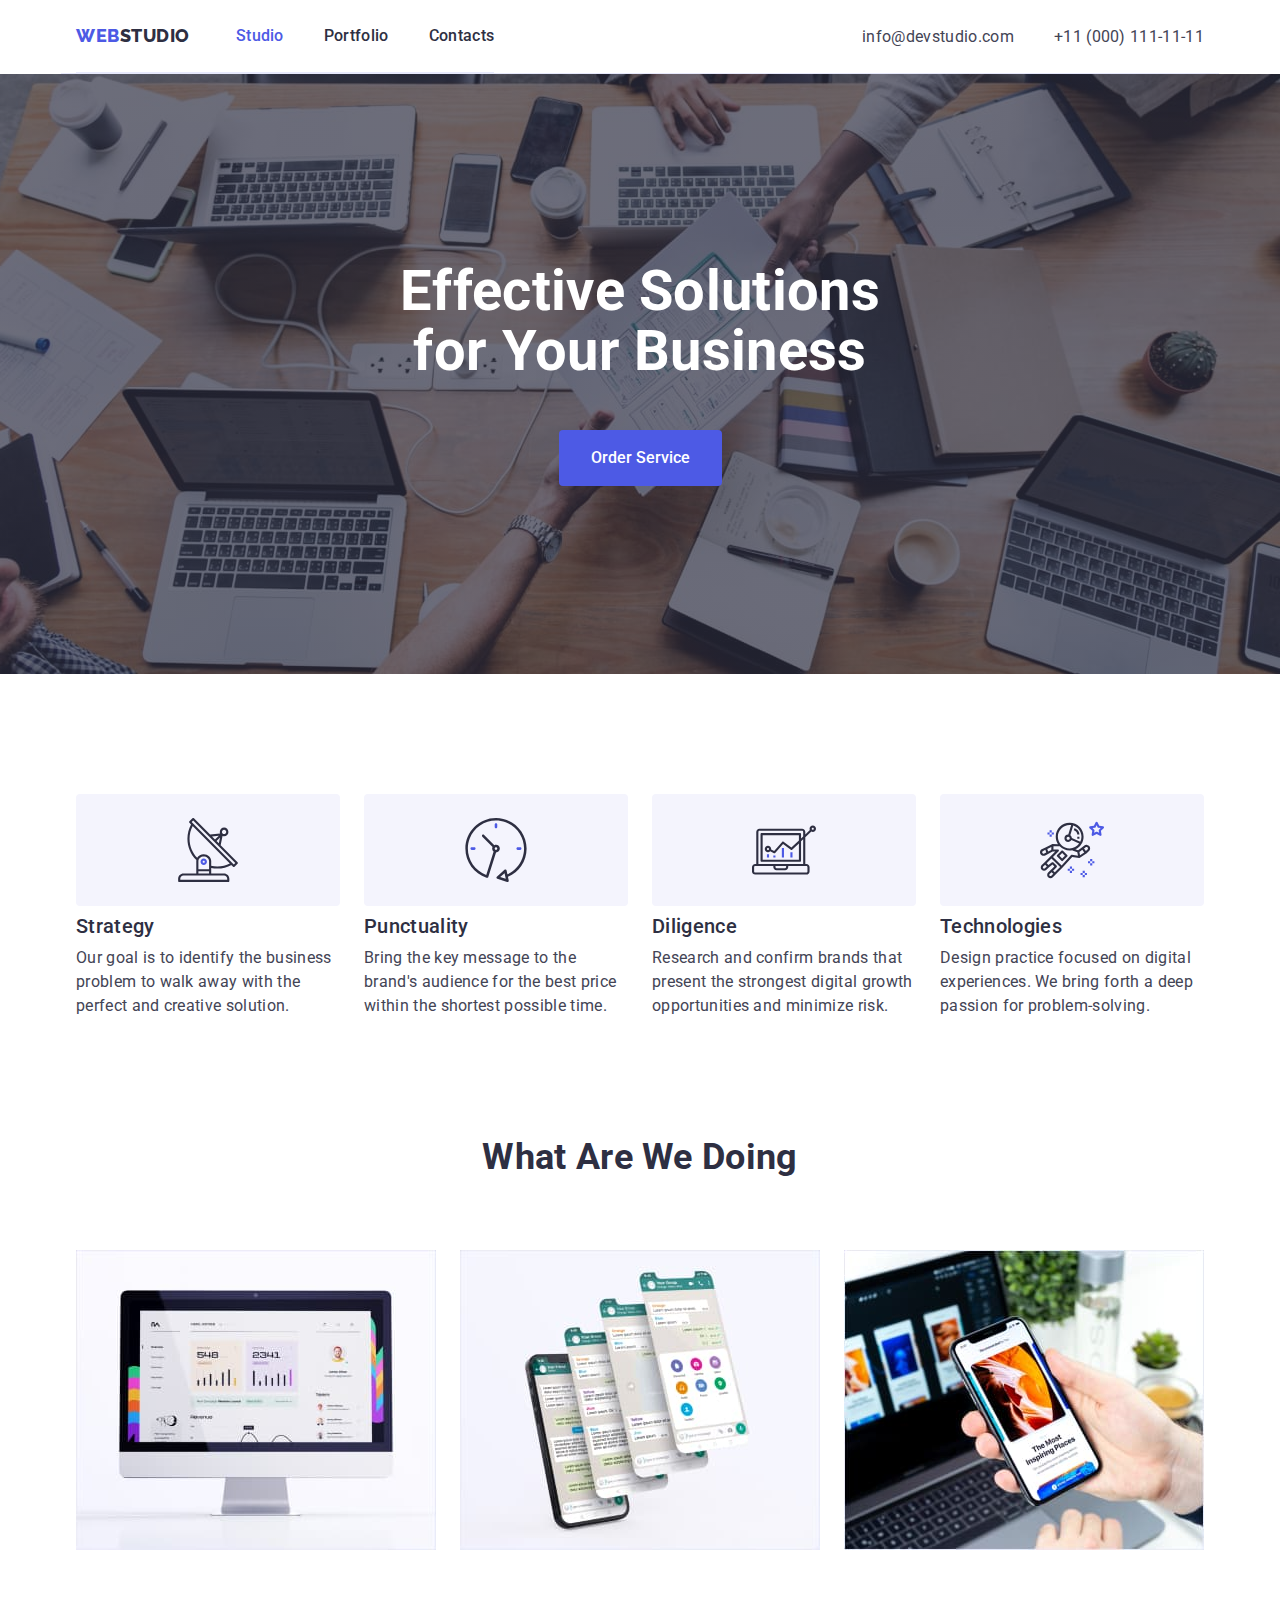
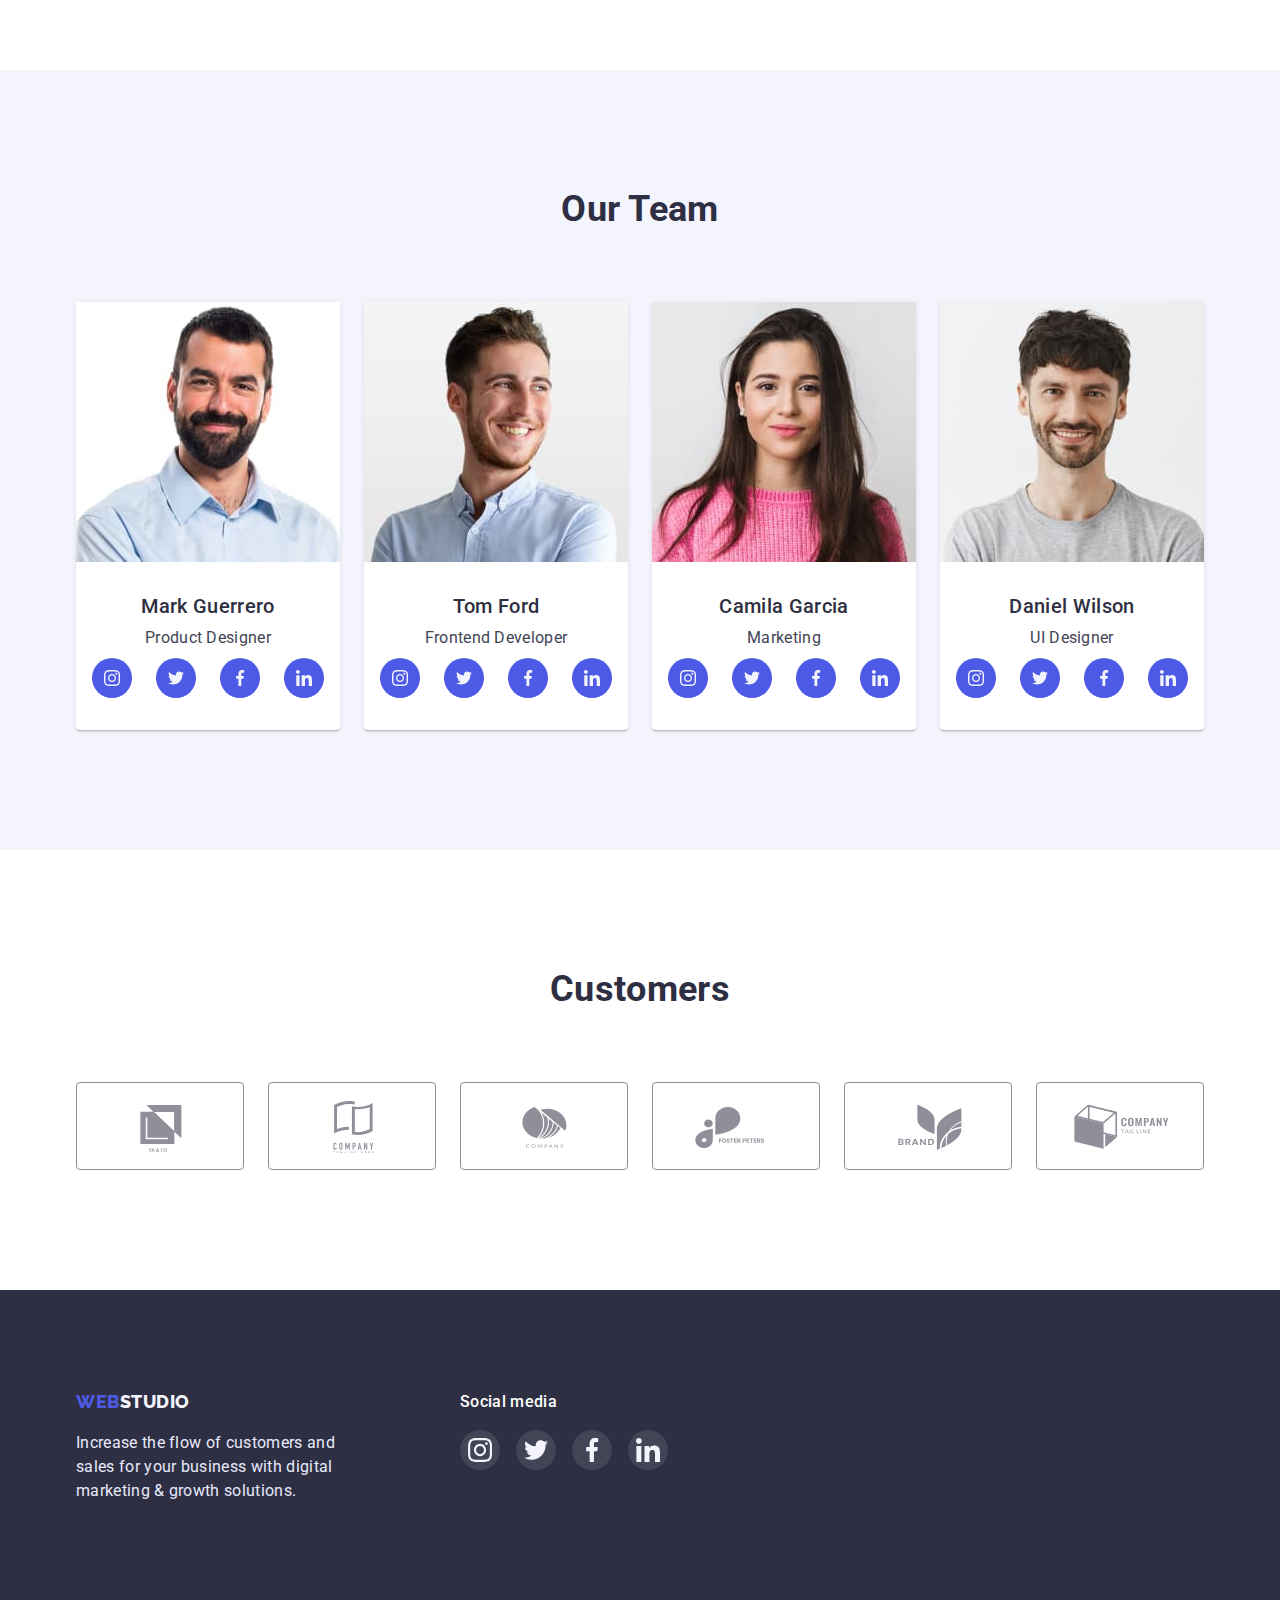
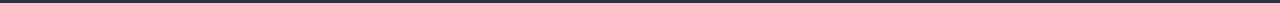
<file: index.html>
<!DOCTYPE html>
<html lang="en">
<head>
    <meta charset="UTF-8">
    <meta http-equiv="X-UA-Compatible" content="IE=edge">
    <meta name="viewport" content="width=device-width, initial-scale=1.0">
    <title>HomeWork4</title>
    <link href="https://fonts.googleapis.com/css2?family=Raleway:wght@700&family=Roboto:wght@400;500;700;900&display=swap" rel="stylesheet">
    <link rel="stylesheet" href="https://cdnjs.cloudflare.com/ajax/libs/modern-normalize/1.1.0/modern-normalize.min.css">
    <link rel="stylesheet" href="./css/styles.css">
</head>
<body>
    <header>
        <div class="container header-div">
            <nav class="header-div">
                <a href="./index.html" class="logo"><span class="logo-web">WEB</span>STUDIO</a>
                <ul class="site-nav list">
                    <li class="item"><a href="./index.html" class="link current">Studio</a></li>
                    <li class="item"><a href="./portfolio.html" class="link">Portfolio</a></li>
                    <li class="item"><a href="" class="link">Contacts</a></li>
                </ul>
            </nav>
            <ul class="info-nav list">
                <li class="item"><a href="meilto:info@devstudio.com" class="adress">info@devstudio.com</a></li>
                <li class="item"><a href="tel:+110001111111" class="adress">+11 (000) 111-11-11</a></li>
            </ul>
        </div>
    </header>
    <main>
        <div class="container"></div>
        <section class="hero">
            <h1 class="hero-title">Effective Solutions for Your Business</h1>
            <button type="button" class="hero-button">Order Service</button>
        </section>
        <section class="margin-top">
            <div class="container skills">
                <h2 class="visually-hidden">skills</h2>
                <ul class="feature list">
                    <li class="li-feature">
                        <div class="sk-d-ic">
                            <svg width="64px" height="64px"><use href="./img/symbol-defs.svg#icon-antenna"></use></svg>
                        </div>
                        <h3 class="title">Strategy</h3>
                        <p class="sk-p">Our goal is to identify the business
                        problem to walk away with the perfect and creative solution. </p>
                    </li>
                    <li class="li-feature">
                        <div class="sk-d-ic">
                            <svg width="64px" height="64px"><use href="./img/symbol-defs.svg#icon-clock"></use></svg>
                        </div>
                        <h3 class="title">Punctuality</h3>
                        <p class="sk-p">Bring the key message to the brand's audience for the best price within the shortest possible time.</p>
                    </li>
                    <li class="li-feature">
                        <div class="sk-d-ic">
                            <svg width="64px" height="64px"><use href="./img/symbol-defs.svg#icon-diagram"></use></svg>
                        </div>
                        <h3 class="title">Diligence</h3>
                        <p class="sk-p">Research and confirm brands that present the strongest digital growth opportunities and minimize risk.</p>
                    </li>
                    <li class="li-feature">
                        <div class="sk-d-ic">
                            <svg width="64px" height="64px"><use href="./img/symbol-defs.svg#icon-astronaut"></use></svg>
                        </div>
                        <h3 class="title">Technologies</h3>
                        <p class="sk-p">Design practice focused on digital experiences. We bring forth a deep passion for problem-solving.</p>
                    </li>
                </ul>
            </div>
        </section>
        <section class="margin-top select-wad">
            <div class="container">
                <h2 class="section-title capitalize">What are we doing</h2>
                <ul class="list doing">
                    <li class="li-doing"><img src="./img/one.jpg" alt="one" width="360" height="300"></li>
                    <li class="li-doing"><img src="./img/two.jpg" alt="two" width="360" height="300"></li>
                    <li class="li-doing"><img src="./img/three.jpg" alt="three" width="360" height="300"></li>
                </ul>
            </div>
        </section>
        <section class="section-team margin-top">
            <div class="container">
                <h2 class="section-title">Our Team</h2>
            <ul class="team list">
                <li class="li-team">
                    <img src="./img/markguerrero.jpg" alt="Mark Guerrero" width="264" height="260">
                    <div class="team-name">
                        <h3 class="title">Mark Guerrero</h3>
                        <p>Product Designer</p>
                    <ul class="list team-networks">
                        <li class="team-li-icon"> 
                            <a class="team-a-icon" href="">
                                <svg width="16px" height="16px"><use href="./img/symbol-defs.svg#icon-instagram"></use></svg>
                            </a>
                        </li>
                        <li class="team-li-icon">
                            <a class="team-a-icon" href="">
                                <svg width="16px" height="16px"><use href="./img/symbol-defs.svg#icon-twitter"></use></svg>
                            </a>
                        </li>
                        <li class="team-li-icon">
                            <a class="team-a-icon" href="">
                                <svg width="16px" height="16px"><use href="./img/symbol-defs.svg#icon-facebook"></use></svg>
                            </a>
                        </li>
                        <li class="team-li-icon">
                            <a class="team-a-icon" href="">
                                <svg width="16px" height="16px"><use href="./img/symbol-defs.svg#icon-linkedin"></use></svg>
                            </a>
                        </li>
                    </ul>
                    </div>
                </li>
                <li class="li-team">
                    <img src="./img/tomford.jpg" alt="Tom Ford" width="264" height="260">
                    <div class="team-name">
                        <h3 class="title">Tom Ford</h3>
                        <p>Frontend Developer</p>
                        <ul class="list team-networks">
                            <li class="team-li-icon"> 
                                <a class="team-a-icon" href="">
                                    <svg width="16px" height="16px"><use href="./img/symbol-defs.svg#icon-instagram"></use></svg>
                                </a>
                            </li>
                            <li class="team-li-icon">
                                <a class="team-a-icon" href="">
                                    <svg width="16px" height="16px"><use href="./img/symbol-defs.svg#icon-twitter"></use></svg>
                                </a>
                            </li>
                            <li class="team-li-icon">
                                <a class="team-a-icon" href="">
                                    <svg width="16px" height="16px"><use href="./img/symbol-defs.svg#icon-facebook"></use></svg>
                                </a>
                            </li>
                            <li class="team-li-icon">
                                <a class="team-a-icon" href="">
                                    <svg width="16px" height="16px"><use href="./img/symbol-defs.svg#icon-linkedin"></use></svg>
                                </a>
                            </li>
                        </ul>
                    </div>
                </li>
                <li class="li-team">
                    <img src="./img/camilagarcia.jpg" alt="Camila Garcia" width="264" height="260">
                    <div class="team-name">
                        <h3 class="title">Camila Garcia</h3>
                        <p>Marketing</p>
                        <ul class="list team-networks">
                            <li class="team-li-icon"> 
                                <a class="team-a-icon" href="">
                                    <svg width="16px" height="16px"><use href="./img/symbol-defs.svg#icon-instagram"></use></svg>
                                </a>
                            </li>
                            <li class="team-li-icon">
                                <a class="team-a-icon" href="">
                                    <svg width="16px" height="16px"><use href="./img/symbol-defs.svg#icon-twitter"></use></svg>
                                </a>
                            </li>
                            <li class="team-li-icon">
                                <a class="team-a-icon" href="">
                                    <svg width="16px" height="16px"><use href="./img/symbol-defs.svg#icon-facebook"></use></svg>
                                </a>
                            </li>
                            <li class="team-li-icon">
                                <a class="team-a-icon" href="">
                                    <svg width="16px" height="16px"><use href="./img/symbol-defs.svg#icon-linkedin"></use></svg>
                                </a>
                            </li>
                        </ul>
                    </div>
                </li>
                <li class="li-team">
                    <img src="./img/danielwilson.jpg" alt="Daniel Wilson" width="264" height="260">
                    <div class="team-name">
                        <h3 class="title">Daniel Wilson</h3>
                        <p>UI Designer</p>
                        <ul class="list team-networks">
                            <li class="team-li-icon"> 
                                <a class="team-a-icon" href="">
                                    <svg width="16px" height="16px"><use href="./img/symbol-defs.svg#icon-instagram"></use></svg>
                                </a>
                            </li>
                            <li class="team-li-icon">
                                <a class="team-a-icon" href="">
                                    <svg width="16px" height="16px"><use href="./img/symbol-defs.svg#icon-twitter"></use></svg>
                                </a>
                            </li>
                            <li class="team-li-icon">
                                <a class="team-a-icon" href="">
                                    <svg width="16px" height="16px"><use href="./img/symbol-defs.svg#icon-facebook"></use></svg>
                                </a>
                            </li>
                            <li class="team-li-icon">
                                <a class="team-a-icon" href="">
                                    <svg width="16px" height="16px"><use href="./img/symbol-defs.svg#icon-linkedin"></use></svg>
                                </a>
                            </li>
                        </ul>
                    </div>
                </li>
            </ul>
            </div>
        </section>
        <section class="margin-top customers container">
            <h2 class="section-title customers-title">Customers</h2>
            <ul class="list customers-ul">
                <li class="customers-li">
                    <a class="customers-a" href="">
                        <svg class="customers-icon" width="104px" height="56px"><use href="./img/symbol-defs.svg#icon-logoone"></use></svg>
                    </a>
                </li>
                <li class="customers-li">
                    <a class="customers-a" href="">
                        <svg class="customers-icon" width="104px" height="56px"><use href="./img/symbol-defs.svg#icon-logotwo"></use></svg>
                    </a>
                </li>
                <li class="customers-li">
                    <a class="customers-a" href="">
                        <svg class="customers-icon" width="104px" height="56px"><use href="./img/symbol-defs.svg#icon-logothree"></use></svg>
                    </a>
                </li>
                <li class="customers-li">
                    <a class="customers-a" href="">
                        <svg class="customers-icon" width="104px" height="56px"><use href="./img/symbol-defs.svg#icon-logofour"></use></svg>
                    </a>
                </li>
                <li class="customers-li">
                    <a class="customers-a" href="">
                        <svg class="customers-icon" width="104px" height="56px"><use href="./img/symbol-defs.svg#icon-logofive"></use></svg>
                    </a>
                </li>
                <li class="customers-li">
                    <a class="customers-a" href="">
                        <svg class="customers-icon" width="104px" height="56px"><use href="./img/symbol-defs.svg#icon-logosix"></use></svg>
                    </a>
                </li>
            </ul>
        </section>
    </main>
    <footer class="footer">
        <div class="container foot-div">
            <div class="d-footer">
                <a href="index.html" class="logo"><span  class="logo-web">WEB</span>STUDIO</a>
            <p class="text">Increase the flow of customers and sales for your business with digital marketing & growth solutions.</p>
            </div>
            <div class="foot-d-two">
                <p class="media-p">Social media</p>
                <ul class="list foot-ul">
                    <li class="foot-li">
                        <a class="foot-a" href="">
                            <svg width="24px" height="24px"><use href="./img/symbol-defs.svg#icon-instagram"></use></svg>
                        </a>
                    </li>
                    <li class="foot-li">
                        <a class="foot-a" href="">
                            <svg width="24px" height="24px"><use href="./img/symbol-defs.svg#icon-twitter"></use></svg>
                        </a>
                    </li>
                    <li class="foot-li">
                        <a class="foot-a" href="">
                            <svg width="24px" height="24px"><use href="./img/symbol-defs.svg#icon-facebook"></use></svg>
                        </a>
                    </li>
                    <li class="foot-li">
                        <a class="foot-a" href="">
                            <svg width="24px" height="24px"><use href="./img/symbol-defs.svg#icon-linkedin"></use></svg>
                        </a>
                    </li>
                </ul>
            </div>
        </div>
    </footer>
</body>
</html>
</file>
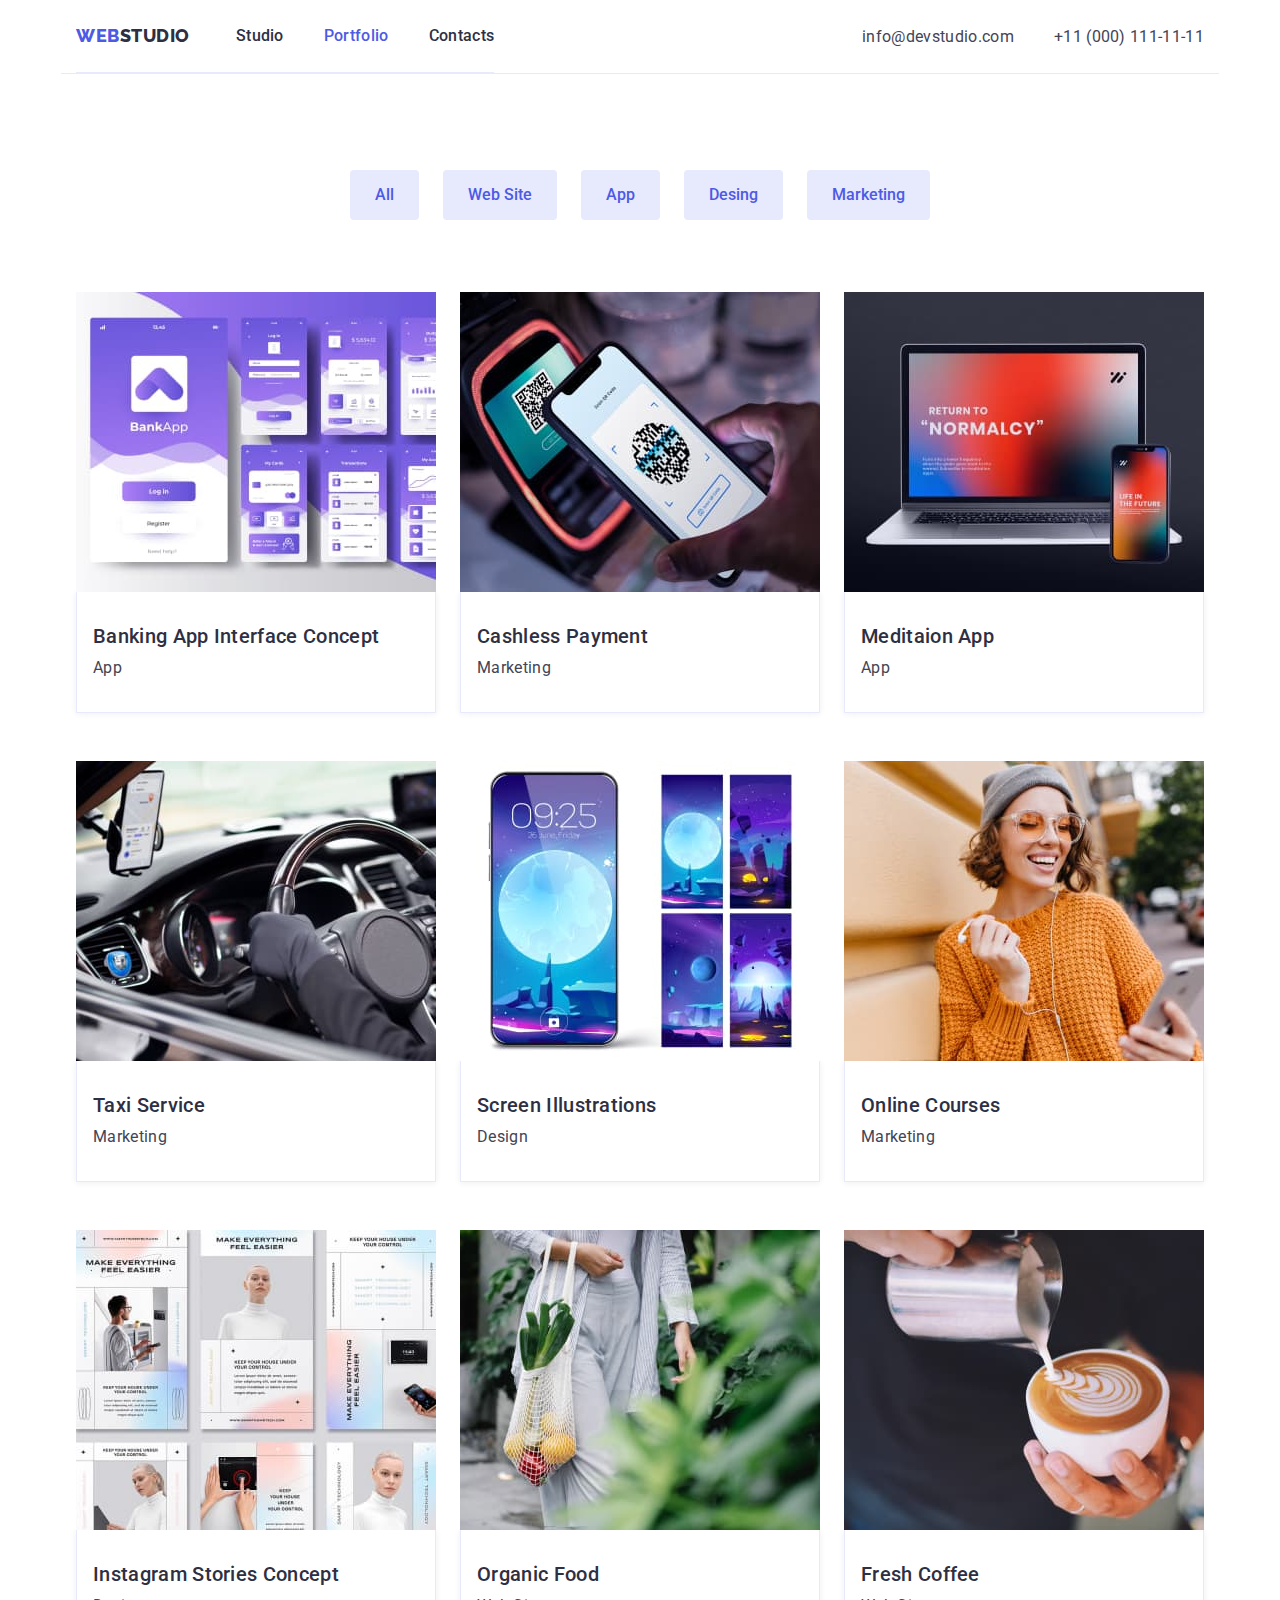
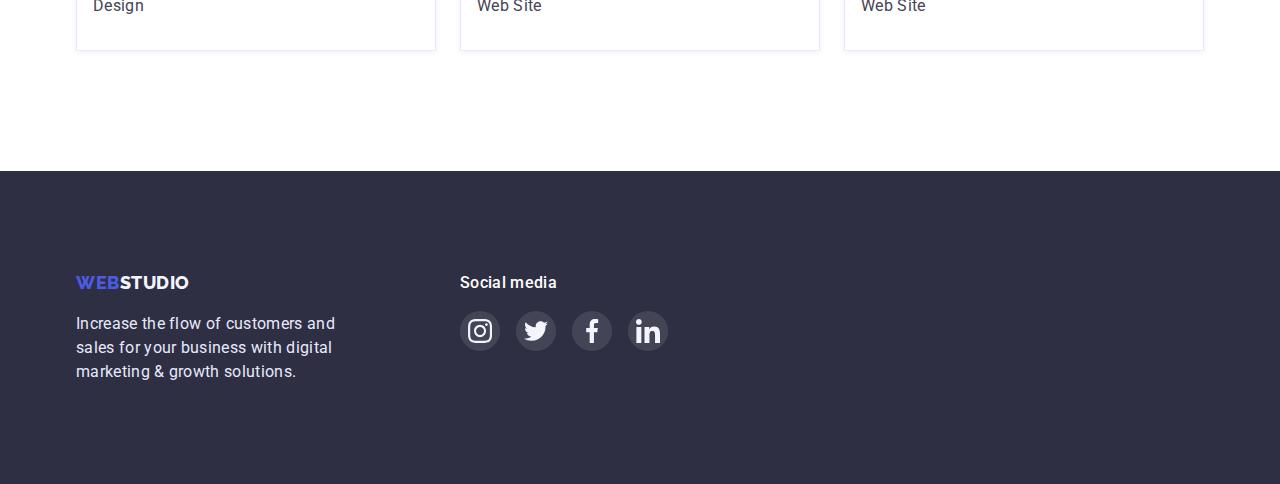
<file: portfolio.html>
<!DOCTYPE html>
<html lang="en">
<head>
    <meta charset="UTF-8">
    <meta http-equiv="X-UA-Compatible" content="IE=edge">
    <meta name="viewport" content="width=device-width, initial-scale=1.0">
    <title>Portfolio</title>
    <link href="https://fonts.googleapis.com/css2?family=Raleway:wght@700&family=Roboto:wght@400;500;700;900&display=swap" rel="stylesheet">
    <link rel="stylesheet" href="https://cdnjs.cloudflare.com/ajax/libs/modern-normalize/1.1.0/modern-normalize.min.css">
    <link rel="stylesheet" href="./css/styles.css">
</head>
<body>
    <header>
        <div class="container header-div">
            <nav class="header-div">
                <a href="./index.html" class="logo"><span class="logo-web">WEB</span>STUDIO</a>
                <ul class="site-nav list">
                    <li class="item"><a href="./index.html" class="link">Studio</a></li>
                    <li class="item"><a href="./portfolio.html" class="link current">Portfolio</a></li>
                    <li class="item"><a href="" class="link">Contacts</a></li>
                </ul>
            </nav>
            <ul class="info-nav list">
                <li class="item"><a href="meilto:info@devstudio.com" class="adress">info@devstudio.com</a></li>
                <li class="item"><a href="tel:+110001111111" class="adress">+11 (000) 111-11-11</a></li>
            </ul>
        </div>
    </header>
    <main>
        <section class="page">
            <div class="container">
                <h1 class="visually-hidden">photo</h1>
                <ul class="list port-but">
                    <li class="li-port-but"><button type="button" class="p-button">All</button></li>
                    <li class="li-port-but"><button type="button" class="p-button">Web Site</button></li>
                    <li class="li-port-but"><button type="button" class="p-button">App</button></li>
                    <li class="li-port-but"><button type="button" class="p-button">Desing</button></li>
                    <li class="li-port-but"><button type="button" class="p-button">Marketing</button></li>
                </ul>
                <ul class="list photo">
                    <li class="photo-style">
                        <a href="" class="emphasis-off">
                            <img src="./img/bankingappinterfaceconcept.jpg" alt="Banking App Interface Concept" width="360" height="300">
                            <div class="partf-div">
                                <h2 class="port-title">Banking App Interface Concept</h2>
                                <p class="port-p">App</p>
                            </div>
                        </a>
                    </li>
                    <li class="photo-style">
                        <a href="" class="emphasis-off">
                            <img src="./img/cashlesspayment.jpg" alt="Cashless Payment" width="360" height="300">
                            <div class="partf-div">
                                <h2 class="port-title">Cashless Payment</h2>
                                <p class="port-p">Marketing</p>
                            </div>
                        </a>
                    </li>
                    <li class="photo-style">
                        <a href="" class="emphasis-off">
                            <img src="./img/meditaionapp.jpg" alt="Meditaion App" width="360" height="300">
                            <div class="partf-div">
                                <h2 class="port-title">Meditaion App</h2>
                                <p class="port-p">App</p>
                            </div>
                        </a>
                    </li>
                    <li class="photo-style">
                        <a href="" class="emphasis-off">
                            <img src="./img/taxiservice.jpg" alt="Taxi Service" width="360" height="300">
                            <div class="partf-div">
                                <h2 class="port-title">Taxi Service</h2>
                                <p class="port-p">Marketing</p>
                            </div>
                        </a>
                    </li>
                    <li class="photo-style">
                        <a href="" class="emphasis-off">
                            <img src="./img/screenillustrations.jpg" alt="Screen Illustrations" width="360" height="300">
                            <div class="partf-div">
                                <h2 class="port-title">Screen Illustrations</h2>
                                <p class="port-p">Design</p>
                            </div>
                        </a>
                    </li>
                    <li class="photo-style">
                        <a href="" class="emphasis-off">
                            <img src="./img/onlinecourses.jpg" alt="Online Courses" width="360" height="300">
                            <div class="partf-div">
                                <h2 class="port-title">Online Courses</h2>
                                <p class="port-p">Marketing</p>
                            </div>
                        </a>
                    </li>
                    <li class="photo-style">
                        <a href="" class="emphasis-off">
                            <img src="./img/instagramstoriesconcept.jpg" alt="Instagram Stories Concept" width="360" height="300">
                            <div class="partf-div">
                                <h2 class="port-title">Instagram Stories Concept</h2>
                                <p class="port-p">Design</p>
                            </div>
                        </a>
                    </li>
                    <li class="photo-style">
                        <a href="" class="emphasis-off">
                            <img src="./img/organicfood.jpg" alt="Organic Food" width="360" height="300">
                            <div class="partf-div">
                                <h2 class="port-title">Organic Food</h2>
                                <p class="port-p">Web Site</p>
                            </div>
                        </a>
                    </li>
                    <li class="photo-style">
                        <a href="" class="emphasis-off">
                            <img src="./img/freshcoffee.jpg" alt="Fresh Coffee" width="360" height="300">
                            <div class="partf-div">
                                <h2 class="port-title">Fresh Coffee</h2>
                                <p class="port-p">Web Site</p>
                            </div>
                        </a>
                    </li>
                </ul>
            </div>
        </section>
    </main>
    <footer class="footer">
        <div class="container foot-div">
            <div class="d-footer">
                <a href="index.html" class="logo"><span  class="logo-web">WEB</span>STUDIO</a>
            <p class="text">Increase the flow of customers and sales for your business with digital marketing & growth solutions.</p>
            </div>
            <div class="foot-d-two">
                <p class="media-p">Social media</p>
                <ul class="list foot-ul">
                    <li class="foot-li">
                        <a class="foot-a" href="">
                            <svg width="24px" height="24px"><use href="./img/symbol-defs.svg#icon-instagram"></use></svg>
                        </a>
                    </li>
                    <li class="foot-li">
                        <a class="foot-a" href="">
                            <svg width="24px" height="24px"><use href="./img/symbol-defs.svg#icon-twitter"></use></svg>
                        </a>
                    </li>
                    <li class="foot-li">
                        <a class="foot-a" href="">
                            <svg width="24px" height="24px"><use href="./img/symbol-defs.svg#icon-facebook"></use></svg>
                        </a>
                    </li>
                    <li class="foot-li">
                        <a class="foot-a" href="">
                            <svg width="24px" height="24px"><use href="./img/symbol-defs.svg#icon-linkedin"></use></svg>
                        </a>
                    </li>
                </ul>
            </div>
        </div>
    </footer>
</body>
</html>
</file>
<file: css/styles.css>
:root {
    --title-text-color: #434455;
    --accent-color: #2E2F42;
    --white: #FFFFFF;
    --selection: #4D5AE5;
    --fdwhite: #F4F4FD;
    --fcwhite: #E7E9FC;
    --hero-button: #404BBF;
    --header-shadow: #E7E9FC;
    --customers-icon: #8e8f99;

}

body {
    background-color: var(--white);
    color: var(--title-text-color);

    font-family: "Roboto", sans-serif;
    letter-spacing: 0.02em;
    font-weight: 400;
    font-size: 16px;
    line-height: 1.5;
}

/* Приховання заголовків*/
.visually-hidden {
    position: absolute;
    white-space: nowrap;
    width: 1px;
    height: 1px;
    overflow: hidden;
    border: 0;
    padding: 0;
    clip: rect(0 0 0 0);
    clip-path: inset(50%);
    margin: -1px;
} 

/* робота зі списками */
.list {
    padding: 0;
    margin: 0;
    list-style: none;
}

img {
    display: block;
    width: 100%;
    height: auto;
}
.container {
    margin-left: auto;
    margin-right: auto;
    width: 1158px;
    padding-left: 15px;
    padding-right: 15px;
    /* outline: 2px solid tomato; */
}

/* header */
.header-div {
    display: flex;
    align-items: center;
    border-bottom: 1px solid var(--header-shadow);
}
/* logo */
.logo {
    color: var(--accent-color);

    font-family: "Raleway", sans-serif;
    letter-spacing: 0.03em;
    font-weight: 800;
    font-size: 18px;
    line-height: 1.33;
    text-decoration: none;
}
.logo-web {
    color: var(--selection);

    font-family: "Raleway", sans-serif;
}

/* site-nav */
.site-nav {
    display: flex;
    margin-left: 46px;
}
.site-nav .item + .item {
    margin-left: 40px;
}
.site-nav .link {
    display: block;
    padding-top: 24px;
    padding-bottom: 24px;

    color: var(--accent-color);

    font-weight: 500;
    font-size: 16px;
    line-height: 1.5;
    text-decoration: none;
}
.site-nav .link:hover, 
.site-nav .link:focus {
    color: var(--selection);
}
.site-nav .link.current {
    color: var(--selection);
}

/* info-nav */
.info-nav{
    display: flex;
    margin-left: auto;
}
.info-nav .item + .item {
    margin-left: 40px;
}
.info-nav .adress {
    color: var(--title-text-color);

    font-weight: 400;
    font-size: 16px;
    line-height: 1.5;
    text-decoration: none;
}
.info-nav .adress:hover,
.info-nav .adress:focus {
    color: var(--selection);
}



/* title */
.section-title {
    color: var(--accent-color);

    font-weight: 700;
    font-size: 36px;
    line-height: 1.11;
    text-align: center;
}


/* hero */
.hero {
    max-width: 1440px;
    height: 600px;
    margin-left: auto;
    margin-right: auto;
    padding-top: 188px;
    padding-bottom: 188px;
    background-color: var(--accent-color);
    background-image: linear-gradient( 
        to right,
        rgba(46, 47, 66, 0.7),
        rgba(46, 47, 66, 0.7)),
        url(../img/hero.jpg);
    background-size: cover;
    background-repeat: no-repeat;
    background-position: center;

    text-align: center;
}
.hero-title { 
    width: 494px;
    margin-top: 0;
    margin-bottom: 48px;
    margin-left: auto;
    margin-right: auto;
    

    color: var(--white);

    font-weight: 700;
    font-size: 56px;
    line-height: 1.07;
    text-align: center;
}
.hero-button {
    display: inline-block;
    border-radius: 4px;
    border: 0;
    padding: 16px 32px;

    background-color: var(--selection); 
    color: var(--white);

    font-family: inherit;
    font-weight: 500;
    font-size: 16px;
    line-height: 1.5;
    cursor: pointer;
}
.hero-button:hover {
    background-color: var(--hero-button);
}

.margin-top {
    padding-top: 120px;
}

/* skills */
.feature {
    display: flex;
}
.li-feature {
    width: 264px;
}
/* .li-feature::before {
    display: block;
    content: "";
    height: 112px;
    margin-bottom: 8px;

    background-repeat: no-repeat;
    background-position: center;

    background-color: var(--fdwhite);
    border-radius: 4px;
} */
/* .icon-antenna::before {
    background-image: url(../img/antenna.svg);
}
.icon-clock::before {
    background-image: url(../img/clock.svg);
}
.icon-diagram::before {
    background-image: url(../img/diagram.svg);
}
.icon-astronaut::before {
    background-image: url(../img/astronaut.svg);
} */


.li-feature + .li-feature {
    margin-left: 24px;
}
.sk-d-ic {
    display: flex;
    justify-content: center;
    align-items: center;
    width: 264px;
    height: 112px;
    margin-bottom: 8px;

    background: var(--fdwhite);

    border-radius: 4px;
}

.feature .title {
    margin-top: 0;
    margin-bottom: 8px;

    color: var(--accent-color);

    font-weight: 500;
    font-size: 20px;
    line-height: 1.2;
}
.feature .sk-p {
    margin-top: 0;
    margin-bottom: 0;
    margin-right: 0;
}


/* what are we doing */
.select-wad {
    padding-bottom: 120px;
}

.capitalize {
    margin-top: 0;
    margin-bottom: 72px;

    text-transform:capitalize;
}
.doing {
    display: flex;
    margin-top: 0;
}

.li-doing + .li-doing {
    margin-left: 24px;
}


/* team */
.section-team {
    padding-top: 120px;
    padding-bottom: 120px;
    background-color: var(--fdwhite);
}
.section-team h2 {
    margin-top: 0;
    margin-bottom: 72px;
}
.team {
    display: flex;
}

.team-name .title {
    margin-top: 0;
    margin-bottom: 8px;

    color: var(--accent-color);

    font-weight: 500;
    font-size: 20px;
    line-height: 1.2;
    text-align: center;
}
.li-team {
    background-color: var(--white);
    box-shadow: 0px 1px 6px rgba(46, 47, 66, 0.08), 0px 1px 1px rgba(46, 47, 66, 0.16), 0px 2px 1px rgba(46, 47, 66, 0.08);
    border-radius: 0px 0px 4px 4px;
}
.li-team:not(:last-child),
.team-li-icon:not(:last-child),
.customers-li:not(:last-child) {
    margin-right: 24px;
}
.team-name {
    padding-top: 32px; 
    padding-bottom: 32px; 
}
.team p {
    margin-top: 0;
    margin-bottom: 8px;
    text-align: center;
}

.team-networks {
    display: flex;
    justify-content: center;
}

.team-li-icon {
    width: 40px;
    height: 40px;
}
.team-a-icon {
    display: flex;
    background-color: var(--selection);
    border-radius: 50%;
    width: 100%;
    height: 100%;
    justify-content: center;
    align-items: center;
}
.team-a-icon:hover, .team-a-icon:focus {
    background-color: var(--hero-button);
}

/* Customers */
.customers {
    padding-bottom: 120px;
}
.customers-title {
    margin: 0;
}
.customers-ul {
    display: flex;
    margin-top: 72px;
}
.customers-li {
    width: calc((100% - 120px) /6);

}
.customers-a {
    display: flex;
    width: 100%;
    height: 88px;
    justify-content: center;
    align-items: center;

    color: var(--customers-icon);
    border: 1px solid var(--customers-icon);

    border-radius: 4px;
}
.customers-a:hover, 
.customers-a:focus {
    border: 1px solid var(--hero-button);
    color: var(--hero-button);
}
.customers-icon {
    fill: currentColor;
}


/* footer */
.footer {
    padding-top: 100px;
    padding-bottom: 100px;
    background-color: var(--accent-color);
    color: var(--fcwhite);
}
.foot-div {
    display: flex;
}
.d-footer {
    width: 264px;
    margin-right: 120px;
}
.footer .logo {
    margin-top: 0;
    margin-bottom: 0px;

    color: var(--fdwhite);

    font-family: "Raleway", sans-serif;
}
.footer .text {
    margin-top: 16px;
    margin-bottom: 0;

    font-weight: 400;
    font-size: 16px;
    line-height: 1.5;
}
.media-p {
    margin: 0 0 16px 0;
    color: var(--white);

    font-family: 'Roboto';
    font-style: normal;
    font-weight: 500;
    font-size: 16px;
    line-height: 24px;
}
.foot-ul {
    display: flex;
}
.foot-a {
    display: flex;
    justify-content: center;
    align-items: center;
    width: 100%;
    height: 40px;
    background: rgba(255, 255, 255, 0.1);
    border-radius: 50%;
}
.foot-li {
    width: 40px;
}
.foot-li:not(:last-child) {
    margin-right: 16px;
}
.foot-a:hover, 
.foot-a:focus {
    background: #31D0AA;
}


/* portfolio */
.page {
    padding-top: 96px;
    padding-bottom: 120px;
}

.p-button {
    display: inline-block;
    border-radius: 4px;
    border: 0;
    padding: 12px 24px;
    min-width: 69px;
    border: 1px solid transparent;

    background-color: var(--fcwhite);
    color: var(--selection);

    font-family: inherit;
    font-weight: 500;
    font-size: 16px;
    line-height: 1.5;
    text-align: center;
}
.port-but {
    display: flex;
    justify-content: center;
    margin-bottom: 72px;
}
.li-port-but + .li-port-but {
    margin-left: 24px;
}
.p-button:hover, .p-button:focus {
    background-color: var(--selection);
    color: var(--white);
    box-shadow: 0px 3px 1px rgba(0, 0, 0, 0.1), 0px 2px 1px rgba(0, 0, 0, 0.08), 0px 2px 2px rgba(0, 0, 0, 0.12);

    cursor: pointer;
}

.photo {
    display: flex;
    flex-wrap: wrap;
}
.photo-style {
    /* padding-bottom: 32px;
    border: 1px solid var(--fcwhite); */
    width: calc((100% - 48px) / 3) ;
    margin-right: 24px;
    margin-bottom: 48px;
    margin-left: 0;
}
.photo-style:nth-child(3n) {
    margin-right: 0;
}
.photo-style:nth-last-child(-n+3) {
    margin-bottom: 0;
}

.partf-div {
    padding: 32px 16px;
    border-bottom: 1px solid var(--fcwhite);
    border-left:  1px solid var(--fcwhite);
    border-right:  1px solid var(--fcwhite);
    box-shadow: 0px 1px 6px rgba(46, 47, 66, 0.08);

}
.emphasis-off:hover {
    /* border-bottom: 0.5px solid var(--fdwhite);
    border-left:  0.5px solid var(--fdwhite);
    border-right:  0.5px solid var(--fdwhite); */
    box-shadow: 0px 1px 6px rgba(46, 47, 66, 0.08), 0px 1px 1px rgba(46, 47, 66, 0.16), 0px 2px 1px rgba(46, 47, 66, 0.08);
}
.port-title {
    margin-top: 0;
    margin-bottom: 8px;

    color: var(--accent-color);

    font-weight: 500;
    font-size: 20px;
    line-height: 1.2
}

.emphasis-off {
    display: block;
    text-decoration: none;
}
.port-p {
    margin-top: 0;
    margin-bottom: 0;

    color: var(--title-text-color);
}
</file>
